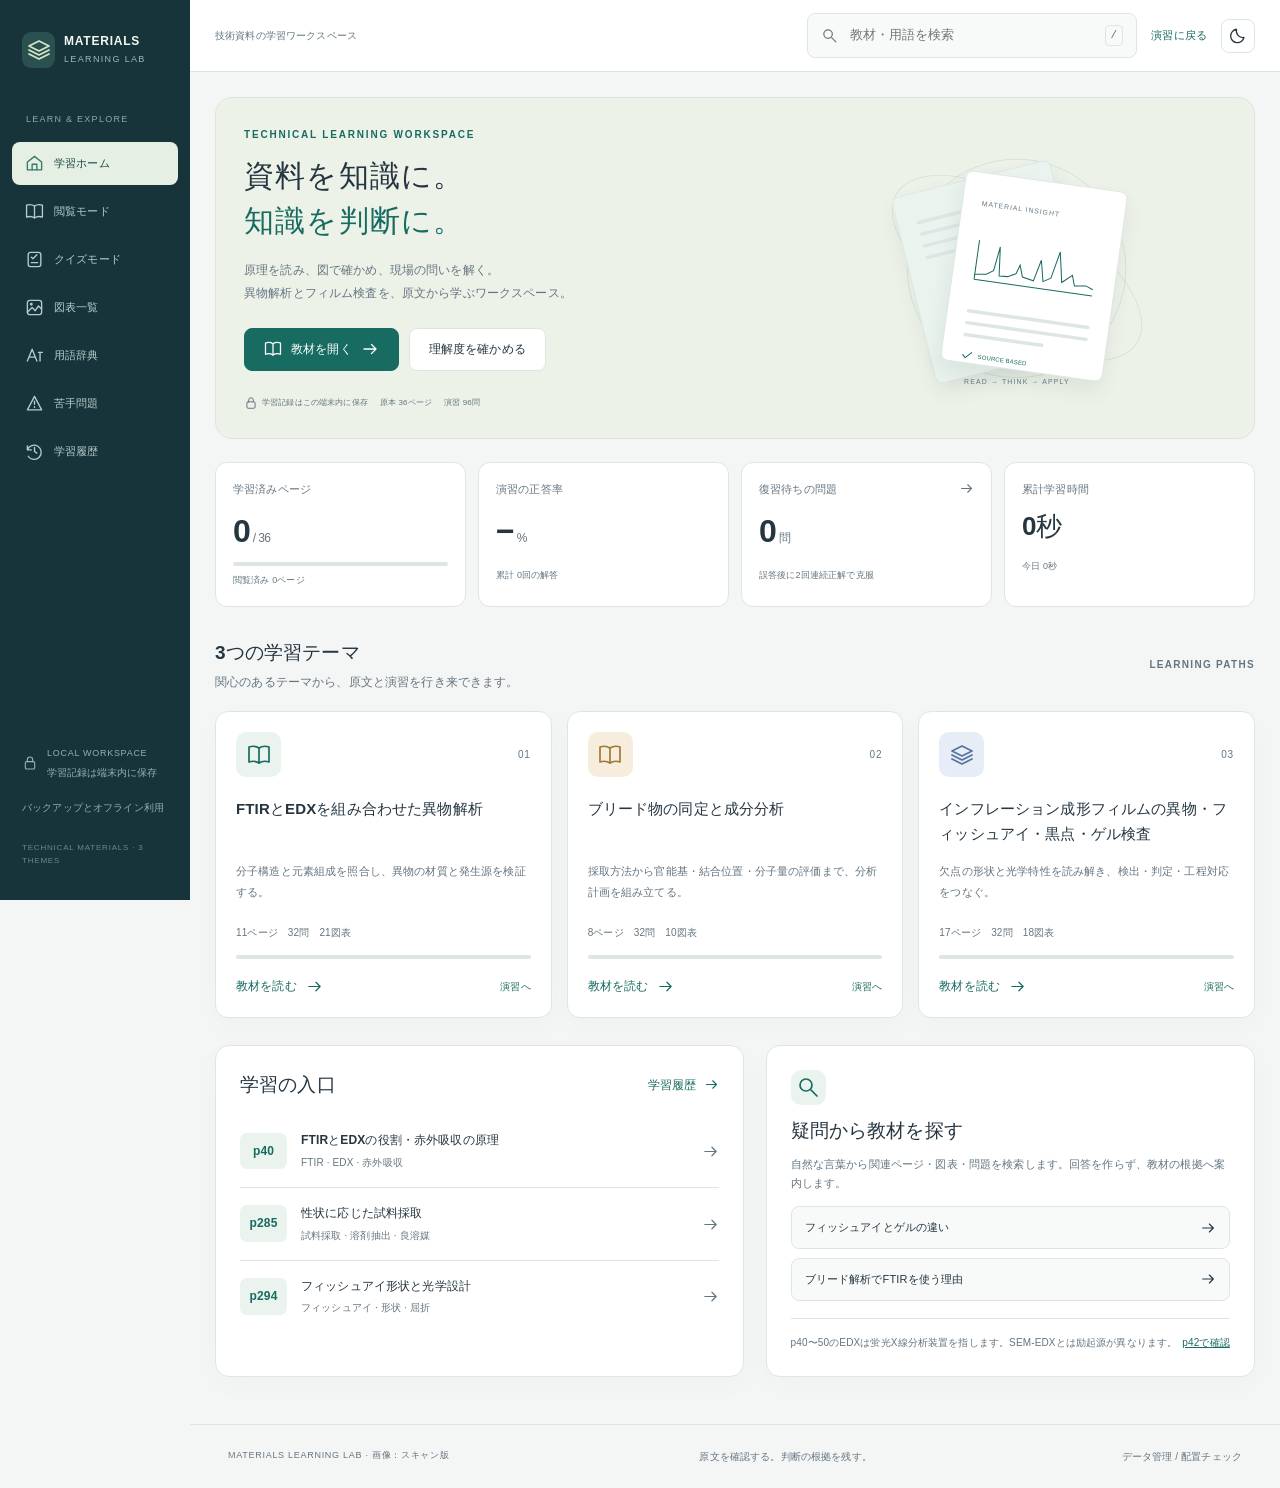
<file: index.html>
<!doctype html>
<html lang="ja" data-theme="light"><head><meta charset="UTF-8"/><meta name="viewport" content="width=device-width, initial-scale=1"/><meta name="robots" content="noindex,nofollow"/><meta name="referrer" content="same-origin"/><meta name="color-scheme" content="light dark"/><meta name="theme-color" content="#153a3b"/><meta name="description" content="異物解析・ブリード解析・フィルム検査を原文と演習から学ぶ、技術者の学習ワークスペース。"/><title>MATERIALS LEARNING LAB</title><link rel="icon" href="./favicon.svg" type="image/svg+xml"/><link rel="stylesheet" href="./styles.css"/></head><body><div id="app"><main class="loading-screen"><span class="loading-mark">M</span><h1>MATERIALS LEARNING LAB</h1><p>教材と学習記録を読み込んでいます。</p></main></div><noscript>このアプリではJavaScriptを有効にしてください。</noscript><script>if(location.protocol==="file:"){document.querySelector("#app p").textContent="\u3053\u306e\u30a2\u30d7\u30ea\u306fGitHub Pages\u306eURL\u3067\u958b\u304d\u307e\u3059\u300200_READ_ME.html\u306e\u624b\u9806\u3092\u78ba\u8a8d\u3057\u3066\u304f\u3060\u3055\u3044\u3002";}</script><script type="module" src="./app/app.js"></script></body></html>
</file>
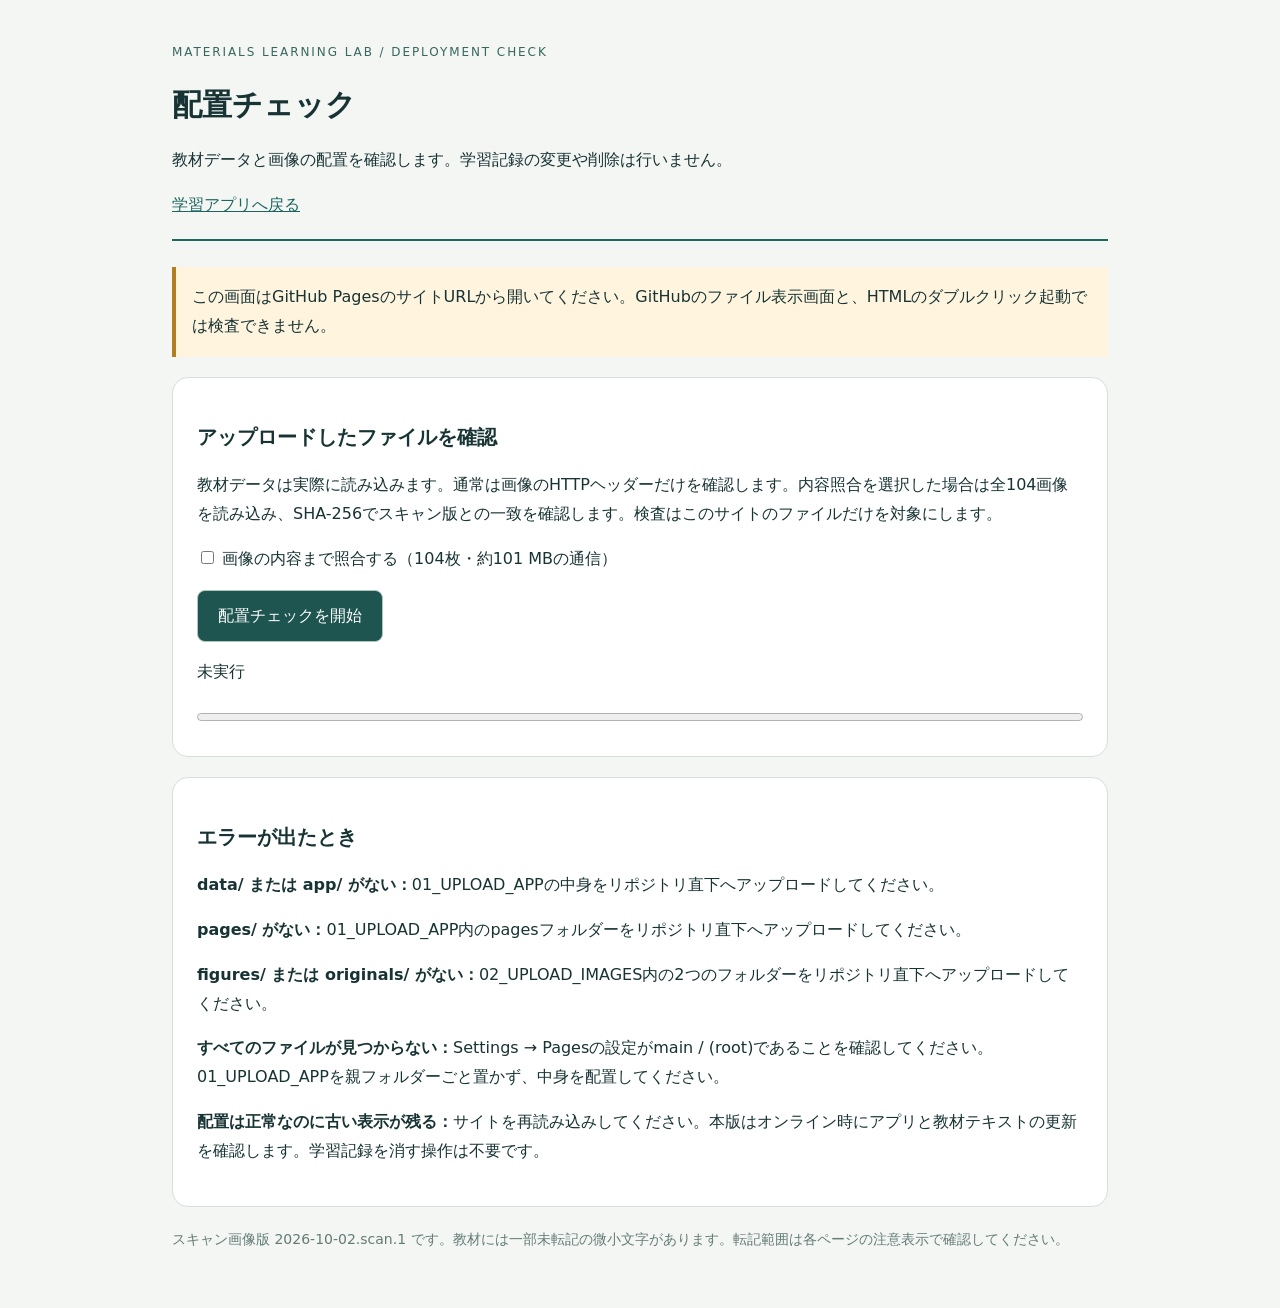
<file: check.html>
<!doctype html>
<html lang="ja">
<head>
<meta charset="utf-8">
<meta name="viewport" content="width=device-width,initial-scale=1">
<meta name="robots" content="noindex,nofollow">
<meta name="referrer" content="same-origin">
<title>配置チェック | MATERIALS LEARNING LAB</title>
<style>
:root{font-family:system-ui,-apple-system,"Segoe UI","Yu Gothic UI",sans-serif;color:#183334;background:#f3f6f3;line-height:1.8}
*{box-sizing:border-box}body{margin:0}main{max-width:980px;margin:auto;padding:42px 22px}
a{color:#1d655f}header{border-bottom:2px solid #1d655f;margin-bottom:26px;padding-bottom:20px}
.eyebrow{font-size:12px;letter-spacing:.16em;color:#386760}h1{font-size:30px;line-height:1.4}h2{font-size:20px}
p{overflow-wrap:anywhere}.panel{border:1px solid #d4dfdb;background:white;border-radius:16px;padding:24px;margin:20px 0}
button,.button{font:inherit;border:1px solid #b0c5be;background:#1e5550;color:white;padding:11px 20px;border-radius:8px;cursor:pointer;text-decoration:none;display:inline-block}
button:disabled{opacity:.5;cursor:wait}.quiet{background:white;color:#23423f}.note{background:#fff5df;border-left:4px solid #b57d22;padding:16px}
pre{background:#eff4f1;padding:16px;white-space:pre-wrap;overflow-wrap:anywhere;font-size:13px}
progress{width:100%;height:16px;accent-color:#27665f}table{width:100%;border-collapse:collapse;font-size:14px}
th,td{text-align:left;border-bottom:1px solid #dbe5df;padding:9px;overflow-wrap:anywhere}td:last-child{min-width:110px}
.pass{color:#206b45}.fail{color:#a32c36}.muted{color:#647c78;font-size:14px}.wrap{overflow:auto}
:focus-visible{outline:3px solid #b57522;outline-offset:4px}
@media(prefers-color-scheme:dark){:root{color:#e3eee9;background:#142b2a}.panel{background:#193432;border-color:#36534c}a{color:#9ad5c1}.note{background:#3c3320}.quiet{background:#193432;color:#d2eee3}pre{background:#122b27}.pass{color:#88d8ad}.fail{color:#ffb0ad}.muted{color:#b1c9c1}}
</style>
</head>
<body><main>
<header><div class="eyebrow">MATERIALS LEARNING LAB / DEPLOYMENT CHECK</div><h1>配置チェック</h1><p>教材データと画像の配置を確認します。学習記録の変更や削除は行いません。</p><a href="./">学習アプリへ戻る</a></header>
<div class="note">この画面はGitHub PagesのサイトURLから開いてください。GitHubのファイル表示画面と、HTMLのダブルクリック起動では検査できません。</div>
<section class="panel"><h2>アップロードしたファイルを確認</h2><p>教材データは実際に読み込みます。通常は画像のHTTPヘッダーだけを確認します。内容照合を選択した場合は全104画像を読み込み、SHA-256でスキャン版との一致を確認します。検査はこのサイトのファイルだけを対象にします。</p>
<p><label><input type="checkbox" id="verify-images"> 画像の内容まで照合する（104枚・約101 MBの通信）</label></p>
<button id="run" type="button">配置チェックを開始</button>
<p id="status" role="status">未実行</p><progress id="progress" max="1" value="0" aria-label="検査の進捗"></progress>
<pre id="summary" hidden></pre></section>
<section id="results" class="panel" hidden><h2>検査結果</h2><p class="muted">エラーのあるファイルは、対応するアップロード用フォルダーから追加してください。保存機能や操作全体の動作を保証する検査ではありません。</p>
<div class="wrap"><table><thead><tr><th>対象</th><th>結果</th></tr></thead><tbody id="rows"></tbody></table></div></section>
<section class="panel"><h2>エラーが出たとき</h2>
<p><strong>data/ または app/ がない：</strong>01_UPLOAD_APPの中身をリポジトリ直下へアップロードしてください。</p>
<p><strong>pages/ がない：</strong>01_UPLOAD_APP内のpagesフォルダーをリポジトリ直下へアップロードしてください。</p>
<p><strong>figures/ または originals/ がない：</strong>02_UPLOAD_IMAGES内の2つのフォルダーをリポジトリ直下へアップロードしてください。</p>
<p><strong>すべてのファイルが見つからない：</strong>Settings → Pagesの設定がmain / (root)であることを確認してください。01_UPLOAD_APPを親フォルダーごと置かず、中身を配置してください。</p>
<p><strong>配置は正常なのに古い表示が残る：</strong>サイトを再読み込みしてください。本版はオンライン時にアプリと教材テキストの更新を確認します。学習記録を消す操作は不要です。</p>
</section>
<p class="muted">スキャン画像版 2026-10-02.scan.1 です。教材には一部未転記の微小文字があります。転記範囲は各ページの注意表示で確認してください。</p>
</main><script>
'use strict';
const $=id=>document.getElementById(id);
const base=new URL('./',location.href);
const stamp=String(Date.now());
function safeURL(path){
 if(typeof path!=='string'||path.includes('\\'))throw Error('不正な参照パスです。');
 const u=new URL(path,base);
 if(u.origin!==base.origin||!u.href.startsWith(base.href)||u.pathname===base.pathname)throw Error('サイト外の参照パスは検査できません。');
 u.searchParams.set('verify',stamp);
 return u.href;
}
async function get(path,method='GET'){
 const controller=new AbortController();const timer=setTimeout(()=>controller.abort(),12000);
 try{return await fetch(safeURL(path),{method,cache:'no-store',credentials:'same-origin',signal:controller.signal});}
 finally{clearTimeout(timer);}
}
function row(name,ok,message){
 const tr=document.createElement('tr'),a=document.createElement('td'),b=document.createElement('td');
 a.textContent=name;b.textContent=(ok?'OK · ':'NG · ')+message;b.className=ok?'pass':'fail';
 tr.append(a,b);$('rows').append(tr);
}
function expectedType(path,type){
 if(/\.(jpg|jpeg|png|webp|svg)$/i.test(path))return type.startsWith('image/');
 if(path.endsWith('.js'))return /javascript|ecmascript/.test(type);
 if(path.endsWith('.json'))return /json/.test(type);
 if(path.endsWith('.css'))return /css/.test(type);
 if(path.endsWith('.html'))return /html/.test(type);
 return true;
}
$('run').addEventListener('click',async()=>{
 $('run').disabled=true;$('rows').replaceChildren();$('results').hidden=false;$('summary').hidden=true;
 let ok=0,ng=0;
 const verifyImages=$('verify-images').checked;
 try{
  if(!['http:','https:'].includes(location.protocol))throw Error('GitHub PagesのサイトURLから開いてください。');
  $('status').textContent='教材データを確認しています。';
  const mr=await get('deployment.json');if(!mr.ok)throw Error('deployment.jsonがありません。01_UPLOAD_APPの中身を確認してください。');
  const m=await mr.json();if(!Array.isArray(m.files)||m.files.length>1000)throw Error('配置情報の形式が不正です。');
  const cr=await get('data/catalog.json');if(!cr.ok)throw Error('教材データがありません。dataフォルダーを確認してください。');
  const c=await cr.json();
  for(const [key,expected] of Object.entries(m.counts)){
   const actual=key==='originals'?new Set((c.pages||[]).map(p=>p.original)).size:Array.isArray(c[key])?c[key].length:-1;
   const valid=actual===expected;row('教材件数 / '+key,valid,actual+' / '+expected);valid?ok++:ng++;
  }
  const versionOK=c.version===m.catalogVersion;row('教材バージョン',versionOK,String(c.version));versionOK?ok++:ng++;
  const p50=(c.pages||[]).find(p=>p.number===50);const pageOK=!!p50&&p50.title==='おわりに・参考文献';
  row('p50',pageOK,p50?.title||'見つかりません');pageOK?ok++:ng++;
  const excludedOK=!(c.pages||[]).some(p=>p.number===51||p.number===282);
  row('p51 / p282',excludedOK,excludedOK?'教材対象から除外済み':'対象外ページが残っています');excludedOK?ok++:ng++;
  const targets=m.files.filter(f=>f.path!=='.nojekyll'&&!f.path.endsWith('.md'));
  $('progress').max=targets.length;$('progress').value=0;
  let next=0,done=0;
  async function runOne(){
   while(next<targets.length){
    const f=targets[next++];let valid=false,msg='';
    try{
     const hashImage=verifyImages&&/^(pages|figures|originals)\/.+\.jpg$/.test(f.path);
     const r=await get(f.path,hashImage?'GET':'HEAD');const type=r.headers.get('content-type')||'';
     valid=r.ok&&expectedType(f.path,type);msg=valid?'配置済み':r.ok?'形式を確認してください ('+type+')':'HTTP '+r.status;
     if(valid&&hashImage){
      if(!globalThis.crypto?.subtle)throw Error('SHA-256の照合にはHTTPS接続が必要です。');
      const bytes=await r.arrayBuffer();const digest=await crypto.subtle.digest('SHA-256',bytes);
      const hash=Array.from(new Uint8Array(digest),n=>n.toString(16).padStart(2,'0')).join('');
      valid=hash===f.sha256;msg=valid?'スキャン版と一致（SHA-256）':'内容が不一致です。スキャン版を上書きしてください。';
     }
    }
    catch(e){valid=false;msg=e.name==='AbortError'?'通信が時間切れになりました':e.message;}
    valid?ok++:ng++;row(f.path,valid,msg);$('progress').value=++done;$('status').textContent=done+' / '+targets.length+' ファイルを確認しました。';
   }
  }
  await Promise.all(Array.from({length:4},runOne));
  $('summary').textContent='版: '+m.edition+'\n教材: '+m.catalogVersion+'\n正常: '+ok+'項目 / 要確認: '+ng+'項目\nサイト: '+base.href+'\n確認日時: '+new Date().toISOString();
  $('summary').hidden=false;
  $('status').textContent=ng?'要確認の項目があります。下の表を確認してください。':'必要なファイルを確認できました。学習アプリの操作も確認してください。';
 }catch(e){$('status').textContent=e.message;row('検査の開始',false,e.message);}
 finally{$('run').disabled=false;}
});
</script></body></html>
</file>
<file: styles.css>
@charset "UTF-8";
:root{--bg:#f4f6f6;--surface:#fff;--surface-2:#f8faf9;--text:#253641;--muted:#657580;--line:#dee6e5;--primary:#176b60;--primary-ink:#fff;--tint:#eaf3ed;--hero:#edf2e9;--sidebar:#17343a;--shadow:0 8px 30px #203d3a06;--radius:14px;font-family:-apple-system,BlinkMacSystemFont,"Segoe UI","Noto Sans JP","Yu Gothic UI",Meiryo,sans-serif;color:var(--text);background:var(--bg);font-synthesis:none;line-height:1.7;font-size:14px;letter-spacing:.01em;color-scheme:light}
:root[data-theme=dark]{--bg:#131e24;--surface:#1c2a30;--surface-2:#203138;--text:#e7eeef;--muted:#a6b7bf;--line:#34474c;--primary:#81cabc;--primary-ink:#15342e;--tint:#253c37;--hero:#243a34;--sidebar:#10272d;--shadow:0 8px 30px #0001;color-scheme:dark}
*{box-sizing:border-box}body{margin:0}button,input,select,textarea{font:inherit}button,a,input,select,textarea{-webkit-tap-highlight-color:transparent}button{cursor:pointer}button:disabled{cursor:default;opacity:.65}a{color:inherit;text-decoration:none}button{color:inherit}img{max-width:100%}svg{flex-shrink:0;vertical-align:middle}h1,h2,h3,h4,p{margin-top:0}h1{font-size:30px;line-height:1.5;letter-spacing:.015em;font-weight:700}h2{font-size:19px;line-height:1.6;margin-bottom:16px}h3{font-size:16px;line-height:1.6}p{margin-bottom:14px}small,.small{font-size:12px}strong{font-weight:650}button{border:0;background:none}a:hover{color:var(--primary)}:focus-visible{outline:3px solid #3c9dcb;outline-offset:3px}button:focus-visible{z-index:1}::selection{background:#8dc9ba;color:#122d32}.muted{color:var(--muted)}.eyebrow{font-size:10px;font-weight:750;letter-spacing:.18em;color:var(--primary);text-transform:uppercase;margin-bottom:10px}.small-label{font-size:10px;letter-spacing:.13em;color:var(--muted);font-weight:650}.sr-only{position:absolute;width:1px;height:1px;padding:0;margin:-1px;overflow:hidden;clip:rect(0,0,0,0);white-space:nowrap;border:0}.skip-link{position:fixed;left:16px;top:-80px;background:var(--surface);padding:12px 24px;z-index:100}.skip-link:focus{top:10px}.loading-screen{display:grid;min-height:90vh;place-content:center;text-align:center}.loading-screen h1{font-size:20px;letter-spacing:.1em}.loading-mark{font-size:32px;color:var(--primary);font-weight:800;margin-bottom:20px}
.sidebar{position:fixed;inset:0 auto 0 0;width:218px;background:var(--sidebar);color:#dbe8e6;padding:32px 16px;z-index:40;display:flex;flex-direction:column}.brand{display:flex;align-items:center;gap:11px;padding:0 10px;color:#f3f9ef!important;font-size:14px;letter-spacing:.065em;font-weight:750;line-height:1.3}.brand>span>span{display:block;font-size:9px;letter-spacing:.15em;color:#9bb9b4;font-weight:500;margin-top:4px}.brand-symbol{background:#2a514f;color:#d7e6cb;width:40px;height:42px;border-radius:9px;display:grid;place-items:center}.sidebar-label{font-size:9px;letter-spacing:.14em;color:#8da8a8;margin:44px 14px 15px}.sidebar nav{display:grid;gap:5px}.sidebar nav a{display:flex;gap:12px;align-items:center;padding:12px 16px;border-radius:8px;font-size:12px;color:#b6cccb;font-weight:550}.sidebar nav a:hover{background:#24454a;color:#fff}.sidebar nav a.active{background:#e5efe3;color:#1c4b47}.sidebar nav a.active svg{color:#327a6a}.sidebar-bottom{margin-top:auto;padding:25px 10px 0;color:#94b0af}.local-badge{display:flex;gap:9px;align-items:center;font-size:9px;letter-spacing:.08em}.local-badge small{display:block;font-size:10px;letter-spacing:0;margin-top:3px}.sidebar-help{font-size:10px;display:block;margin-top:18px}.sidebar-bottom>p{font-size:8px;letter-spacing:.1em;margin:25px 0 0;color:#658a8b}.workspace{margin-left:218px;min-height:100vh}.topbar{height:72px;padding:0 34px;display:flex;gap:20px;align-items:center;background:var(--surface);border-bottom:1px solid var(--line);position:sticky;top:0;z-index:25}.workspace-label{font-size:11px;color:var(--muted);white-space:nowrap}.global-search{margin-left:auto;width:min(330px,40%)}.search-field{display:flex;align-items:center;gap:10px;border:1px solid var(--line);border-radius:8px;background:var(--surface-2);padding:9px 13px;color:var(--muted);min-width:0}.search-field input{width:100%;min-width:0;border:0;background:transparent;outline:none;color:var(--text);font-size:13px}.search-field:focus-within{outline:2px solid var(--primary);outline-offset:1px}.search-field input:focus-visible{outline:none}.search-field kbd{font-size:11px;padding:0 5px;border:1px solid var(--line);border-radius:4px}.resume-link{font-size:11px;color:var(--primary);white-space:nowrap}.icon-button{display:inline-flex;align-items:center;justify-content:center;width:34px;height:34px;border:1px solid var(--line);background:var(--surface);border-radius:8px;flex-shrink:0;font-size:12px}.icon-button:hover{border-color:var(--primary);color:var(--primary)}.mobile-menu,.nav-backdrop{display:none}.main-content{max-width:1440px;margin:0 auto;padding:32px 38px 50px}.reader-content{padding:28px 26px 48px}.site-footer{display:flex;justify-content:space-between;gap:15px;border-top:1px solid var(--line);padding:23px 38px;font-size:10px;color:var(--muted)}.site-footer>span:first-child{font-size:9px;letter-spacing:.08em}.storage-warning{background:#f5dfb5;color:#583609;padding:9px 26px;font-size:12px}.storage-warning[hidden]{display:none}
.button{display:inline-flex;align-items:center;justify-content:center;gap:9px;min-height:43px;padding:11px 19px;border-radius:8px;font-weight:650;font-size:12px;border:1px solid var(--line);background:var(--surface);line-height:1.5}.button.primary{background:var(--primary);border-color:var(--primary);color:var(--primary-ink)}.button.primary:hover{filter:brightness(1.08)}.button.secondary:hover{border-color:var(--primary);background:var(--tint)}.button.small{padding:7px 12px;min-height:34px;font-size:11px}.button.selected{background:var(--tint);border-color:var(--primary);color:var(--primary)}.button.full-width{width:100%;margin-top:14px}.button-row{display:flex;gap:10px;align-items:center;flex-wrap:wrap}.text-link{display:inline-flex;align-items:center;gap:7px;font-size:12px;color:var(--primary);padding:0;background:none;font-weight:600}.panel{background:var(--surface);border:1px solid var(--line);border-radius:var(--radius);padding:24px;box-shadow:var(--shadow);margin-bottom:22px}.panel h2:last-child{margin-bottom:0}.notice{background:var(--tint);border:1px solid var(--line);padding:14px 16px;border-radius:8px;font-size:12px;color:var(--text);margin-top:18px}.notice a{color:var(--primary);text-decoration:underline}.notice.danger{background:#fff0ef;color:#802e2d}.section-heading{display:flex;justify-content:space-between;align-items:center;gap:20px;margin:4px 0 28px}.section-heading h1{margin-bottom:9px}.section-heading p:last-child{margin-bottom:0}.section-title{display:flex;justify-content:space-between;align-items:center;gap:14px;margin:31px 0 19px}.section-title h2{margin-bottom:4px}.section-title p{font-size:12px;color:var(--muted);margin-bottom:0}.section-title.compact{margin-top:0;margin-bottom:15px}.section-title.compact h2{margin-bottom:0}.tags{display:flex;gap:7px;flex-wrap:wrap;align-items:center}.tag,.badge{display:inline-flex;align-items:center;border-radius:5px;padding:3px 8px;font-size:10px;font-weight:600;background:var(--tint);color:var(--primary);line-height:1.65}.tag{background:var(--surface-2);border:1px solid var(--line);color:var(--muted)}.badge.warning{background:#f8e8cd;color:#855520}.badge.success{background:#dff0e7;color:#236341}.empty-state{text-align:center;padding:48px 22px;color:var(--muted);background:var(--surface-2);border-radius:12px}.empty-state>svg{color:var(--primary);margin-bottom:16px}.empty-state h3{color:var(--text);margin-bottom:8px}.empty-state p{font-size:13px}.empty-state .button{margin-top:10px}progress{display:block;width:100%;height:5px;border:0;border-radius:5px;overflow:hidden;background:var(--line);appearance:none}progress::-webkit-progress-bar{background:var(--line)}progress::-webkit-progress-value{background:var(--primary);border-radius:5px}progress::-moz-progress-bar{background:var(--primary)}
.home-heading{display:grid;grid-template-columns:1.35fr 1fr;align-items:center;background:var(--hero);border:1px solid var(--line);border-radius:17px;padding:37px 40px;position:relative;overflow:hidden}.home-heading h1{font-size:34px;line-height:1.5;margin:10px 0 16px;letter-spacing:.04em}.home-heading h1 span{color:var(--primary)}.home-heading p:not(.eyebrow){font-size:12px;line-height:1.9;color:var(--muted);margin-bottom:23px}.hero-meta{display:flex;gap:18px;flex-wrap:wrap;margin-top:25px;font-size:9px;color:var(--muted)}.hero-meta span{display:flex;align-items:center;gap:4px}.hero-art{height:260px;position:relative;display:grid;place-items:center}.art-orbit{position:absolute;border:1px solid #789e8c33;border-radius:50%;width:255px;height:255px;transform:rotate(-22deg)}.orbit-two{width:330px;height:150px;transform:rotate(32deg)}.art-document{width:190px;height:223px;background:var(--surface);border:1px solid var(--line);border-radius:9px;box-shadow:0 12px 24px #26443715;position:absolute;padding:22px}.art-document.back{transform:rotate(-14deg) translate(-28px,-3px);background:var(--tint)}.art-document.front{transform:rotate(8deg) translate(21px,6px)}.art-document i{display:block;height:4px;margin:10px 0;border-radius:3px;background:var(--line)}.art-document i:nth-last-of-type(1){width:65%}.art-document svg{width:145px;margin:22px 0 12px;stroke:var(--primary);stroke-width:1.8;fill:none}.art-kicker{font-size:8px;letter-spacing:.14em;color:var(--muted)}.art-seal{display:flex;align-items:center;gap:5px;font-size:7px;color:var(--primary);margin-top:14px}.art-seal svg{width:15px;height:15px;margin:0}.art-tag{position:absolute;bottom:-10px;font-size:8px;letter-spacing:.17em;color:var(--muted)}.stats-grid{display:grid;grid-template-columns:repeat(4,1fr);gap:16px;margin:23px 0 30px}.stat{background:var(--surface);border:1px solid var(--line);border-radius:12px;padding:19px 21px;display:flex;flex-direction:column}.stat>span{font-size:11px;color:var(--muted);display:flex;justify-content:space-between;align-items:center}.stat>strong{font-size:32px;font-weight:600;line-height:1.5;margin:9px 0 6px;letter-spacing:-.02em;font-variant-numeric:tabular-nums}.stat>strong small{font-size:12px;color:var(--muted);font-weight:400}.stat>small{font-size:9px;color:var(--muted);margin-top:7px}.stat progress{margin:1px 0 0;height:4px}.stat .time-stat{font-size:26px}.stat-link:hover{border-color:var(--primary)}.category-grid{display:grid;grid-template-columns:repeat(3,1fr);gap:20px}.category-card{border:1px solid var(--line);border-radius:13px;background:var(--surface);padding:23px;display:flex;flex-direction:column;box-shadow:var(--shadow)}.category-top{display:flex;align-items:center;justify-content:space-between;color:var(--muted);font-size:10px;letter-spacing:.08em;margin-bottom:20px}.category-icon{display:inline-flex;width:45px;height:45px;align-items:center;justify-content:center;background:var(--tint);border-radius:10px;color:var(--primary)}.c2 .category-icon{background:#f7eddd;color:#a27736}.c3 .category-icon{background:#e7edf7;color:#55729f}.category-card h3{font-size:16px;line-height:1.65;margin-bottom:12px;min-height:52px}.category-card>p{font-size:11px;color:var(--muted);line-height:1.9;flex:1}.category-metrics{display:flex;gap:15px;font-size:10px;color:var(--muted);margin:7px 0 14px}.category-card progress{height:4px}.card-footer{display:flex;align-items:center;justify-content:space-between;margin-top:17px;font-size:12px}.card-footer>a:first-child{display:flex;align-items:center;gap:9px;color:var(--primary);font-weight:600}.card-footer .text-link{font-size:10px}.home-bottom{display:grid;grid-template-columns:1.08fr 1fr;gap:22px;margin-top:27px}.page-card{display:flex;gap:14px;align-items:center;padding:16px 0;border-bottom:1px solid var(--line);color:var(--text)}.page-card:last-child{border-bottom:0}.page-number{font-size:12px;min-width:47px;color:var(--primary);background:var(--tint);padding:8px 5px;border-radius:7px;text-align:center;font-weight:650;flex-shrink:0}.page-card-text{min-width:0;flex:1}.page-card-text strong{display:block;font-size:12px;line-height:1.65}.page-card-text small{display:block;font-size:10px;color:var(--muted);margin-top:3px}.page-card-state{color:var(--muted)}.discovery-panel>p{font-size:11px;color:var(--muted)}.discovery-panel>.category-icon{width:35px;height:35px;margin-bottom:11px}.discovery-panel h2{margin-bottom:9px}.suggestion{display:flex;justify-content:space-between;align-items:center;gap:14px;border:1px solid var(--line);border-radius:8px;background:var(--surface-2);padding:11px 13px;font-size:11px;margin:9px 0}.suggestion:hover{border-color:var(--primary)}.source-note{font-size:10px;color:var(--muted);border-top:1px solid var(--line);padding-top:15px;margin-top:17px;line-height:1.8}.source-note a{color:var(--primary);margin-left:5px;text-decoration:underline}
.reader-layout{display:grid;grid-template-columns:186px minmax(0,1fr);gap:24px}.page-outline{position:sticky;top:96px;max-height:calc(100vh - 120px);overflow:auto;padding-right:5px;scrollbar-width:thin}.back-link{display:block;font-size:11px;color:var(--muted);margin-bottom:22px}.page-outline>.eyebrow{display:block;font-size:9px;letter-spacing:.05em}.page-outline h2{font-size:17px;margin-bottom:3px}.page-outline .small{font-size:10px}.page-outline nav{margin-top:18px}.outline-page{display:flex;align-items:flex-start;gap:9px;border-radius:7px;padding:10px 8px;font-size:10px;line-height:1.7;color:var(--muted);margin-bottom:3px}.outline-page>span{width:27px;flex-shrink:0;font-variant-numeric:tabular-nums}.outline-page strong{font-weight:500}.outline-page.active{background:var(--tint);color:var(--primary)}.outline-page.active strong{font-weight:650}.reader-main{min-width:0}.reader-header{margin-bottom:22px}.breadcrumb{display:flex;gap:9px;font-size:10px;color:var(--muted);margin-bottom:16px}.reader-title-row{display:flex;gap:15px;justify-content:space-between;align-items:center}.reader-title-row h1{font-size:24px;margin:3px 0 14px}.reader-title-row .eyebrow{font-size:9px}.page-nav{display:flex;gap:8px;align-items:center;white-space:nowrap;font-size:10px;color:var(--muted)}.reader-meta{display:flex;gap:12px;align-items:center;justify-content:space-between}.reader-meta .tag{font-size:9px}.reader-controls{display:flex;gap:14px;justify-content:space-between;align-items:center;background:var(--surface);border:1px solid var(--line);border-radius:10px 10px 0 0;padding:10px}.view-tabs{display:flex;gap:3px;flex-wrap:wrap}.view-tabs button{border-radius:6px;padding:9px 12px;font-size:11px;white-space:nowrap;color:var(--muted)}.view-tabs button.active{background:var(--primary);color:var(--primary-ink);font-weight:650}.reader-search{display:flex;gap:5px;align-items:center;min-width:0}.search-field.compact{padding:6px 9px;max-width:180px}.search-field.compact input{font-size:11px}.reader-search .icon-button{width:27px;height:29px}.reader-search #match-count{font-size:9px;white-space:nowrap}.transcription-status{display:flex;gap:8px;align-items:flex-start;padding:10px 13px;background:var(--surface-2);border-inline:1px solid var(--line);font-size:10px;color:var(--muted)}.transcription-status>span{flex:1}.transcription-status .text-link{font-size:10px;white-space:nowrap}.transcription-status details{display:inline}.transcription-status summary{display:inline;cursor:pointer;text-decoration:underline}.transcription-status details p{margin:5px 0}.reading-area{background:var(--surface);border:1px solid var(--line);border-radius:0 0 10px 10px;overflow:hidden;margin-bottom:25px}.split-view{display:grid;grid-template-columns:1fr 1fr;align-items:start}.image-pane{background:var(--surface-2);min-width:0}.text-pane{min-width:0;max-height:78vh;overflow:auto;scrollbar-width:thin}.split-view .text-pane{border-left:1px solid var(--line)}.text-tools{position:sticky;top:0;z-index:4;background:var(--surface);border-bottom:1px solid var(--line);padding:8px 12px;display:flex;align-items:center;gap:10px;justify-content:space-between;font-size:11px}.marker-tools{display:flex;gap:5px;align-items:center}.marker-tools .small{font-size:9px;margin-right:3px}.marker-tools .icon-button{border:0;width:25px;height:26px;font-size:10px}.marker-color{width:16px;height:16px;border-radius:50%;padding:0;border:1px solid #0002;box-shadow:inset 0 0 0 2px #fff8}.marker-color.yellow{background:#f0d557}.marker-color.blue{background:#80c4ec}.marker-color.red{background:#e9989a}.transcript{padding:24px 25px;font-size:var(--reading-size,17px);line-height:2;color:var(--text)}.transcript h1,.transcript h2,.transcript h3,.transcript h4{font-size:1.05em;line-height:1.9;font-weight:700;margin:24px 0 14px}.transcript h1{font-size:1.2em}.transcript section:first-child h1,.transcript section:first-child h2,.transcript section:first-child h3{margin-top:0}.text-content{white-space:pre-wrap;overflow-wrap:anywhere;word-break:normal;margin-bottom:1.25em}.text-block{scroll-margin:100px}.marker-yellow{background:#f8e585;color:#3a3318}.marker-blue{background:#b8dcf2;color:#203849}.marker-red{background:#f1bfc0;color:#532829}.search-match{background:#ffe69b;color:#352c13;box-shadow:0 2px 0 #ce9c27;font-weight:650}.marker.search-match{outline:1px solid #95701b}.target-flash{background:#f4d77528;box-shadow:-3px 0 0 var(--primary);padding-left:8px}.image-viewer{background:var(--surface-2);display:flex;flex-direction:column}.viewer-toolbar{display:flex;justify-content:space-between;align-items:center;gap:10px;padding:8px 11px;background:var(--surface);border-bottom:1px solid var(--line);font-size:10px}.viewer-toolbar>span{display:flex;align-items:center;gap:5px;color:var(--muted)}.viewer-toolbar>div{display:flex;gap:4px}.viewer-toolbar button{font-size:12px;border-radius:5px;min-width:27px;height:26px;border:1px solid var(--line);padding:0 5px}.viewer-stage{position:relative;height:calc(78vh - 78px);min-height:360px;max-height:840px;overflow:hidden;display:flex;align-items:center;justify-content:center;touch-action:none;cursor:grab;background:repeating-conic-gradient(#a0aaa912 0 25%,transparent 0 50%) 50%/20px 20px}.viewer-stage.dragging{cursor:grabbing}.viewer-stage img{max-width:100%;max-height:100%;width:auto;height:auto;object-fit:contain;user-select:none;transform-origin:center;will-change:transform;flex-shrink:0}.viewer-hint{font-size:9px;color:var(--muted);padding:7px;text-align:center;margin:0;border-top:1px solid var(--line)}.image-viewer:fullscreen{width:100vw;height:100vh}.image-viewer:fullscreen .viewer-stage{flex:1;max-height:none;height:auto}.summary-pane{padding:32px;max-width:900px}.summary-pane>h2{font-size:23px;margin-bottom:25px}.summary-pane section{border-top:1px solid var(--line);padding-top:18px;margin-top:18px}.summary-pane h3{color:var(--primary);font-size:14px}.summary-pane section p{font-size:16px;line-height:1.95}.summary-pane .button{margin-top:20px}.reader-study-grid{display:grid;grid-template-columns:1fr 1fr;gap:18px}.reader-study-grid .panel{padding:20px}.reader-study-grid h2{font-size:16px}.reader-study-grid .page-card{padding:10px 0}.reader-bottom-nav{display:flex;justify-content:space-between;gap:15px;margin-top:20px}.marker-list{margin-top:15px}.marker-list h3{font-size:12px}.saved-marker{display:flex;gap:8px;align-items:flex-start;margin:9px 0}.marker-quote{text-align:left;padding:6px 9px;font-size:11px;max-height:110px;overflow:auto;flex:1;border-radius:4px}.saved-marker .icon-button{width:26px;height:27px}.reader-figures .figure-grid{grid-template-columns:repeat(3,1fr)}
.figure-grid{display:grid;grid-template-columns:repeat(3,minmax(0,1fr));gap:18px;margin-bottom:26px}.figure-card{padding:0;border:1px solid var(--line);border-radius:10px;overflow:hidden;background:var(--surface);text-align:left;display:flex;flex-direction:column;color:var(--text)}.figure-card:hover{border-color:var(--primary);box-shadow:0 4px 16px #204f4414}.figure-thumb{display:flex;align-items:center;justify-content:center;height:175px;background:#f2f2ed;padding:13px;overflow:hidden;border-bottom:1px solid var(--line)}.figure-thumb img{width:100%;height:100%;object-fit:contain}.figure-card-info{padding:13px 15px;display:block}.figure-card-info small{font-size:9px;color:var(--muted);display:block;margin-bottom:5px}.figure-card-info strong{font-size:12px;line-height:1.6;display:block}.figure-section{margin-top:30px}.image-dialog{background:var(--surface);color:var(--text);border:1px solid var(--line);padding:0;border-radius:14px;width:min(94vw,1300px);max-width:none;max-height:94vh}.image-dialog::backdrop{background:#07151bd9}.dialog-head{display:flex;align-items:center;justify-content:space-between;gap:20px;padding:13px 20px;border-bottom:1px solid var(--line)}.dialog-head h2{font-size:15px;margin:0}.image-dialog .viewer-stage{height:62vh;min-height:200px}.dialog-description{padding:12px 22px;display:flex;align-items:center;justify-content:space-between;gap:15px}.dialog-description p{font-size:12px;line-height:1.8;margin:0;max-width:850px}.dialog-description .button{white-space:nowrap}
.filter-bar{display:flex;align-items:center;gap:14px;margin-bottom:23px;flex-wrap:wrap}.filter-bar .search-field{flex:1;max-width:500px}.filter-bar>select{min-width:190px}select{padding:10px 13px;border-radius:8px;border:1px solid var(--line);background:var(--surface);color:var(--text);font-size:12px;max-width:100%}textarea{display:block;border:1px solid var(--line);background:var(--surface-2);border-radius:8px;width:100%;resize:vertical;padding:12px 14px;color:var(--text);font-size:13px;line-height:1.9}input[type=search]::-webkit-search-cancel-button{cursor:pointer}.search-form{display:flex;gap:12px}.search-form .search-field{flex:1}.search-field.large{padding:12px 15px}.search-field.large input{font-size:14px}.search-form select{max-width:210px}.search-panel>p{margin-top:12px}.search-panel .tags{margin-top:14px}.search-counts{display:flex;gap:15px;border-bottom:1px solid var(--line);margin:20px 0 25px;padding-bottom:14px}.search-counts button{font-size:12px;color:var(--primary)}.search-result{display:flex;gap:18px;align-items:flex-start;transition:border-color .15s}.search-result:hover{border-color:var(--primary);color:var(--text)}.search-result h3{margin-bottom:9px;font-size:16px}.search-result p{font-size:13px;color:var(--muted);line-height:1.9}.search-result .page-number{margin-top:3px}.term-results{display:grid;grid-template-columns:repeat(2,1fr);gap:16px}.term-result{margin-bottom:12px}.term-result h3{margin-bottom:9px}.term-result p{font-size:12px;color:var(--muted)}#search-terms,#search-figures,#search-questions{margin-top:30px;scroll-margin:92px}.search-examples{max-width:600px}.search-examples .suggestion{font-size:13px;padding:16px}.glossary-layout{display:grid;grid-template-columns:245px minmax(0,1fr);gap:23px}.term-list{padding:10px;position:sticky;top:95px;max-height:76vh;overflow:auto;align-self:start}.term-list a{display:block;border-radius:7px;padding:11px 13px;border-bottom:1px solid var(--line)}.term-list a.active{background:var(--tint);color:var(--primary)}.term-list a strong{display:block;font-size:12px}.term-list a small{display:block;font-size:9px;color:var(--muted);margin-top:3px}.term-definition h2{font-size:28px;margin-bottom:7px}.term-aliases{font-size:11px}.definition{font-size:16px;line-height:2.05;border-top:1px solid var(--line);padding-top:20px;margin-top:22px}.term-definition .tags{margin-top:22px}#term-detail>.panel{margin-bottom:20px}#term-detail>section:not(.panel){margin:25px 0}#term-detail .figure-grid{grid-template-columns:repeat(2,1fr)}
.quiz-start-grid{display:grid;grid-template-columns:1fr 1fr;gap:40px;max-width:1050px}.quiz-setup{padding:30px}.quiz-setup>p{font-size:13px}.field-label{display:block;font-size:12px;font-weight:600;margin:24px 0 9px}.quiz-setup select{width:100%}.count-options{display:flex;gap:9px}.count-options label{position:relative;flex:1;cursor:pointer}.count-options input{position:absolute;opacity:0}.count-options span{display:block;border:1px solid var(--line);border-radius:7px;padding:10px 5px;text-align:center;font-size:12px}.count-options input:checked+span{border-color:var(--primary);background:var(--tint);color:var(--primary);font-weight:650}.count-options input:focus-visible+span{outline:2px solid var(--primary)}#available-count{margin:14px 0}.quiz-guide{padding:20px 5px}.guide-number{color:var(--primary);font-size:12px;letter-spacing:.08em;font-weight:750;margin-bottom:8px}.quiz-guide h3{font-size:17px;margin-bottom:10px}.quiz-guide p{font-size:12px;color:var(--muted);line-height:1.9;margin-bottom:28px}.quiz-guide .notice{font-size:11px}.quiz-header{display:flex;align-items:center;justify-content:space-between}.quiz-header h1{font-size:27px;margin:0}.quiz-progress{display:flex;gap:25px;align-items:center;max-width:950px;margin:25px auto 18px}.quiz-progress>span{font-size:10px;white-space:nowrap;letter-spacing:.05em;color:var(--muted)}.quiz-progress strong{font-size:19px;color:var(--primary);margin:0 5px}.question-panel{max-width:950px;margin:0 auto;padding:33px 38px}.question-meta{display:flex;align-items:center;gap:12px;margin-bottom:20px}.question-prompt{font-size:21px;line-height:1.85;font-weight:650;margin-bottom:29px;white-space:pre-line}.choices{display:grid;gap:12px;margin-top:22px}.choice{display:flex;align-items:center;gap:16px;padding:16px 19px;border:1px solid var(--line);border-radius:9px;text-align:left;background:var(--surface);font-size:14px;line-height:1.8;width:100%}.choice:hover:not(:disabled){border-color:var(--primary);background:var(--surface-2)}.choice.selected{border-color:var(--primary);background:var(--tint);box-shadow:inset 0 0 0 1px var(--primary)}.choice-letter{width:28px;height:28px;flex-shrink:0;display:inline-flex;align-items:center;justify-content:center;border:1px solid var(--line);background:var(--surface);border-radius:7px;font-size:12px;font-weight:700;color:var(--muted)}.choice:disabled{opacity:1}.choice.correct{border-color:#469c78;background:#e6f2eb;color:#214d3a}.choice.incorrect{border-color:#c47a71;background:#f8e9e6;color:#713c37}.choice>svg{margin-left:auto}.answer-controls{display:flex;justify-content:space-between;gap:18px;align-items:center;border-top:1px solid var(--line);padding-top:21px;margin-top:25px}.answer-controls p{margin:0}.answer-feedback{border-radius:9px;padding:18px 20px;margin-top:27px}.answer-feedback.correct{background:#e6f2eb;color:#214d3a}.answer-feedback.incorrect{background:#f8e9e6;color:#713c37}.answer-feedback>strong{font-size:16px}.answer-feedback>p{font-size:14px;line-height:1.95;margin:9px 0 0}.choice-explanations{margin:28px 0}.choice-explanations>div{display:flex;gap:13px;margin:14px 0;padding-top:13px;border-top:1px solid var(--line)}.choice-explanations p{font-size:12px;line-height:1.9;margin:0;color:var(--muted)}.choice-explanations p strong{display:inline-block;color:var(--text);margin-bottom:4px}.choice-explanations .choice-letter.correct{background:#e6f2eb;color:#236345}.evidence-box{border:1px solid var(--line);border-radius:10px;padding:20px;background:var(--surface-2)}.evidence-box h3{display:flex;align-items:center;gap:8px;font-size:15px}.source-link{display:inline-flex;align-items:center;gap:7px;color:var(--primary);font-size:12px;font-weight:600}.evidence-box blockquote{border-left:3px solid var(--line);margin:10px 0 20px;padding:1px 0 1px 15px;color:var(--muted);font-size:12px;line-height:1.95}.evidence-box>p:last-child{margin-bottom:0}.quiz-figure{display:block;background:#f3f3ed;border:1px solid var(--line);border-radius:8px;padding:15px;width:100%;text-align:center}.quiz-figure img{display:block;max-height:370px;object-fit:contain;margin:auto}.quiz-figure span{display:block;color:#5b696b;font-size:10px;margin-top:9px}.result-hero{display:flex;gap:34px;align-items:center;padding:30px}.score-ring{height:144px;width:144px;border-radius:50%;display:flex;flex-direction:column;align-items:center;justify-content:center;background:radial-gradient(closest-side,var(--surface) 84%,transparent 85%),conic-gradient(var(--primary) var(--score),var(--line) 0);flex-shrink:0}.score-ring strong{font-size:32px;line-height:1.5}.score-ring small{font-size:16px;font-weight:400;color:var(--muted)}.score-ring>span{font-size:11px;color:var(--muted)}.result-hero p{font-size:12px;color:var(--muted)}.result-row{display:flex;gap:15px;border-top:1px solid var(--line);padding:22px 0}.result-row strong{font-size:14px}.result-row p{line-height:1.9;margin-top:10px}.result-icon{width:29px;height:29px;border-radius:50%;flex-shrink:0;display:grid;place-items:center;font-size:17px}.result-icon.correct{background:#e6f2eb;color:#236345}.result-icon.incorrect{background:#f8e9e6;color:#713c37}.question-link{display:flex;gap:11px;align-items:center;border-top:1px solid var(--line);padding:15px 0}.question-link strong{font-size:12px;line-height:1.9;font-weight:500;flex:1}.question-link .badge{font-size:9px;white-space:nowrap}.question-link:last-child{padding-bottom:0}.weak-heading{display:flex;justify-content:space-between;gap:15px;align-items:center;margin-bottom:15px;flex-wrap:wrap}.weak-card>h2{font-size:17px;line-height:1.9}.weak-bottom{display:flex;gap:20px;align-items:center;justify-content:space-between}.weak-sources{max-width:45%}.weak-sources>a{margin-right:14px}.weak-sources p{font-size:10px;margin-top:9px}.weak-bottom>.button{flex-shrink:0}.trend-chart{display:flex;align-items:center;gap:15px;min-width:0}.trend-chart svg{width:100%;min-width:0;flex:1 1 0;max-width:310px;height:100px;overflow:visible}.trend-chart>span{font-size:21px;color:var(--primary);font-weight:600;min-width:44px}.chart-grid{stroke:var(--line);fill:none;stroke-width:1;stroke-dasharray:3 3}.chart-line{stroke:var(--primary);stroke-width:2;fill:none;stroke-linecap:round;stroke-linejoin:round}.chart-dot{fill:var(--primary)}.trend-chart text{font-size:8px;fill:var(--muted)}.weak-bottom .trend-chart{max-width:250px}.weak-bottom .trend-chart svg{height:73px}.weak-bottom .trend-chart>span{font-size:17px}.attempt-details{border-top:1px solid var(--line);margin-top:18px;padding-top:12px}.attempt-details summary{font-size:11px;color:var(--muted);cursor:pointer}
.history-overview{display:grid;grid-template-columns:repeat(3,1fr);gap:20px}.history-overview .panel{padding:24px}.history-overview h2{font-size:15px;margin-bottom:13px}.large-stat{font-size:29px;line-height:1.7;margin:6px 0 13px;letter-spacing:-.02em}.large-stat small{font-size:12px;color:var(--muted);font-weight:400}.history-overview p{font-size:11px;line-height:1.9}.history-overview progress{margin-bottom:14px}.activity-chart{display:flex;gap:10px;align-items:end;overflow-x:auto;padding:5px 0}.activity-day{flex:1;min-width:33px;text-align:center}.activity-day>span{font-size:8px;color:var(--muted);height:20px;display:block;white-space:nowrap}.activity-column{height:110px;display:flex;align-items:end;justify-content:center;background:var(--surface-2);border-radius:4px;border-bottom:1px solid var(--line);overflow:hidden}.activity-column i{display:block;background:var(--primary);width:100%;opacity:.65;border-radius:4px 4px 0 0}.activity-day small{font-size:9px;color:var(--muted)}.history-lists{display:grid;grid-template-columns:1fr 1fr;gap:22px}.note-record{border-bottom:1px solid var(--line);padding-bottom:16px;margin-bottom:15px}.note-record .page-card{border:0}.note-record>p{white-space:pre-wrap;overflow-wrap:anywhere;font-size:12px;color:var(--muted);margin:0 0 8px;padding-left:61px}.note-record>span{padding-left:61px}.table-wrap{overflow:auto;margin-top:15px}table{border-collapse:collapse;width:100%;font-size:11px}th,td{padding:12px 11px;border-bottom:1px solid var(--line);text-align:left;vertical-align:top}th{font-weight:600;color:var(--muted);background:var(--surface-2);white-space:nowrap}td:first-child,td:nth-child(2){white-space:nowrap}td a:hover{text-decoration:underline}.data-settings>p{font-size:12px;line-height:1.95;color:var(--muted)}.data-settings #offline-status{font-size:11px;margin-top:15px}.toasts{position:fixed;bottom:24px;right:24px;z-index:100;display:grid;gap:9px;max-width:min(460px,90vw)}.toast{padding:13px 19px;background:#214a43;color:#f5faf6;border:1px solid #67877e;border-radius:10px;box-shadow:0 5px 28px #0002;font-size:12px;line-height:1.8}.toast.error{background:#743e3e;border-color:#a96b6b}
@media(min-width:1800px){.sidebar{width:235px}.workspace{margin-left:235px}.reader-content{max-width:1900px;margin:auto;padding-inline:40px}.reader-layout{grid-template-columns:220px minmax(0,1fr);gap:30px}.reader-main{max-width:1600px}}
@media(max-width:1280px){.sidebar{width:190px;padding-inline:12px}.workspace{margin-left:190px}.brand{font-size:12px;gap:9px}.brand-symbol{width:33px;height:36px}.sidebar nav a{padding:12px 13px;gap:10px;font-size:11px}.main-content{padding:25px}.home-heading{padding:28px}.home-heading h1{font-size:30px}.hero-art{transform:scale(.86)}.hero-meta{gap:12px;font-size:8px}.topbar{padding:0 25px;gap:14px}.workspace-label{font-size:10px}.reader-layout{grid-template-columns:1fr}.page-outline{display:none}.reader-content{padding:23px}.category-grid{gap:15px}.category-card{padding:20px}.stats-grid{gap:12px}.stat{padding:17px}.reader-figures .figure-grid{grid-template-columns:repeat(3,1fr)}.category-card h3{font-size:15px}.category-metrics{gap:10px}.quiz-start-grid{gap:25px}}
@media(max-width:1000px){.sidebar{width:175px}.workspace{margin-left:175px}.sidebar nav a{gap:8px;padding-inline:10px}.brand{padding-inline:4px}.brand-symbol{width:31px}.topbar{padding:0 20px;gap:12px}.workspace-label{display:none}.global-search{margin-left:0;width:auto;flex:1}.main-content{padding:25px 22px}.home-heading{grid-template-columns:1.3fr .8fr;padding:27px}.hero-art{transform:scale(.72);width:230px}.home-heading h1{font-size:28px}.home-heading p:not(.eyebrow){font-size:11px}.hero-meta{gap:8px}.category-grid{grid-template-columns:1fr}.category-card h3{min-height:auto;font-size:17px}.category-card{display:grid;grid-template-columns:55px 1fr;gap:0 18px}.category-top{grid-row:span 5;margin:0;display:block}.category-top>span:last-child{display:block;margin:12px 16px}.category-card>h3,.category-card>p,.category-metrics,.category-card>progress,.card-footer{grid-column:2}.category-card>p{margin:0}.category-metrics{margin:13px 0}.home-bottom{grid-template-columns:1fr}.stats-grid{grid-template-columns:repeat(2,1fr)}.reader-controls{flex-wrap:wrap}.reader-search{margin-left:auto}.reader-title-row h1{font-size:22px}.reader-meta{flex-wrap:wrap}.reader-study-grid{grid-template-columns:1fr}.text-tools{flex-wrap:wrap;gap:4px}.text-tools>span{display:none}.transcript{padding:19px;font-size:calc(var(--reading-size,17px) - 1px)}.figure-grid{grid-template-columns:repeat(2,1fr)}.reader-figures .figure-grid{grid-template-columns:repeat(2,1fr)}.quiz-start-grid{grid-template-columns:1fr}.quiz-guide{display:none}.question-panel{padding:25px}.question-prompt{font-size:19px}.history-overview{grid-template-columns:1fr}.history-overview .panel{margin-bottom:0}.history-overview{margin-bottom:22px}.history-lists{grid-template-columns:1fr}.weak-bottom{flex-wrap:wrap}.weak-sources{max-width:100%}.weak-bottom .trend-chart{flex:1}.glossary-layout{grid-template-columns:185px 1fr;gap:17px}.search-form{flex-wrap:wrap}.search-form .search-field{flex-basis:100%}.term-results{grid-template-columns:1fr}.search-counts{gap:10px}.site-footer{padding:20px 24px}.site-footer span:nth-child(2){display:none}}
@media(max-width:720px){h1{font-size:25px}.sidebar{transform:translateX(-100%);transition:transform .2s;width:240px;padding:27px 20px}.workspace{margin-left:0}.nav-open .sidebar{transform:translateX(0)}.nav-open .nav-backdrop{display:block;position:fixed;inset:0;background:#071b26a8;z-index:35}.sidebar nav a{font-size:13px;padding:13px 14px;gap:13px}.brand{font-size:14px}.brand-symbol{width:39px;height:42px}.mobile-menu{display:inline-flex}.topbar{height:62px;padding:0 15px;gap:10px}.global-search{max-width:none}.global-search input{font-size:11px}.global-search kbd{display:none}.resume-link{font-size:10px}.topbar .icon-button{width:30px;height:31px}.search-field{padding:8px 10px}.main-content{padding:20px 16px 35px}.reader-content{padding:18px 12px 32px}.home-heading{grid-template-columns:1fr;padding:26px 23px}.hero-art{display:none}.home-heading h1{font-size:30px}.home-heading .eyebrow{font-size:8px}.home-heading p:not(.eyebrow){font-size:11px}.hero-meta{font-size:8px;gap:10px;margin-top:20px}.button{font-size:11px;min-height:40px;padding:10px 15px}.button-row{gap:8px}.stats-grid{gap:11px;margin:18px 0 26px}.stat{padding:15px}.stat>strong{font-size:29px}.stat>strong small{font-size:10px}.stat>span{font-size:10px}.stat>small{font-size:8px}.stat .time-stat{font-size:23px}.section-title{margin-top:25px}.section-title h2{font-size:18px}.section-title p{font-size:11px}.small-label{display:none}.category-card{padding:21px 18px;gap:0 13px;grid-template-columns:43px 1fr}.category-icon{width:40px;height:40px}.category-card h3{font-size:15px}.category-card>p{font-size:11px}.card-footer{font-size:11px}.panel{padding:20px;border-radius:11px}.home-bottom{gap:0}.section-heading{margin:0 0 22px}.section-heading h1{font-size:25px}.section-heading>.muted,.section-heading .muted{font-size:12px}.reader-title-row{align-items:flex-start}.reader-title-row h1{font-size:21px;margin-bottom:12px}.page-nav{margin-top:11px;gap:5px}.page-nav .icon-button{width:28px;height:28px}.page-nav span{display:none}.breadcrumb{font-size:9px}.reader-meta .button-row{margin-top:4px}.reader-controls{padding:8px;gap:9px}.view-tabs{width:100%;justify-content:space-between}.view-tabs button{padding:8px 9px;font-size:10px}.reader-search{width:100%;margin:0}.reader-search .search-field{flex:1;max-width:none}.transcription-status{font-size:9px;flex-wrap:wrap;padding:9px 10px}.transcription-status .text-link{font-size:9px;margin-left:22px}.split-view{grid-template-columns:1fr}.split-view .text-pane{border-left:0;border-top:1px solid var(--line)}.viewer-stage{height:55vh;max-height:600px;min-height:280px}.text-pane{max-height:none}.split-view .text-pane{max-height:80vh}.text-tools{position:sticky;top:0;flex-wrap:nowrap}.text-tools>span{display:inline}.transcript{padding:22px;font-size:var(--reading-size,17px);line-height:2}.marker-tools .small{font-size:8px}.summary-pane{padding:24px}.summary-pane>h2{font-size:20px}.summary-pane section p{font-size:15px}.reader-study-grid{gap:0}.reader-study-grid .panel{padding:18px}.reader-figures .figure-grid{grid-template-columns:repeat(2,minmax(0,1fr));gap:10px}.figure-grid{gap:12px}.figure-thumb{height:140px;padding:9px}.figure-card-info{padding:11px}.figure-card-info strong{font-size:10px}.figure-card-info small{font-size:8px}.reader-bottom-nav .button{font-size:10px}.question-link .badge{font-size:8px}.question-link strong{font-size:11px}.filter-bar{gap:10px}.filter-bar .search-field{flex-basis:100%;max-width:none}.filter-bar>select{flex:1;min-width:120px;font-size:10px}.search-form select{flex:1;max-width:none;font-size:10px}.search-form .button{font-size:11px}.search-field.large input{font-size:12px}.search-panel{padding:17px}.search-panel>p{font-size:10px}.search-result{gap:13px;padding:19px 15px}.search-result .page-number{min-width:39px;font-size:10px}.search-result h3{font-size:14px}.search-result p{font-size:12px}.search-counts{gap:4px;justify-content:space-between}.search-counts button{font-size:11px;padding:3px}.glossary-layout{grid-template-columns:1fr}.term-list{position:static;max-height:235px;display:grid;grid-template-columns:repeat(2,1fr);gap:0 8px}.term-list a{padding:9px}.term-list a strong{font-size:11px}.term-list a small{font-size:8px}.term-definition h2{font-size:25px}.definition{font-size:15px}.quiz-setup{padding:24px}.quiz-setup select{font-size:12px}.count-options{gap:7px}.count-options span{font-size:11px}.quiz-header h1{font-size:24px}.quiz-header .eyebrow{font-size:9px;letter-spacing:.05em}.quiz-header .text-link{font-size:10px}.question-panel{padding:21px 17px}.question-prompt{font-size:18px;line-height:1.85;margin-bottom:22px}.question-meta{gap:9px;flex-wrap:wrap}.question-meta .small{font-size:10px}.choice{font-size:13px;padding:14px 12px;gap:11px}.choice-letter{width:25px;height:25px;font-size:11px}.answer-controls{flex-wrap:wrap;gap:12px}.answer-controls .small{font-size:10px}.answer-controls .button{margin-left:auto}.quiz-figure{padding:11px}.quiz-figure img{max-height:320px}.answer-feedback{padding:16px}.answer-feedback>p{font-size:13px}.choice-explanations p{font-size:12px}.evidence-box{padding:16px}.evidence-box blockquote{font-size:11px}.result-hero{gap:19px;padding:24px 18px;align-items:flex-start;flex-direction:column}.score-ring{width:125px;height:125px;align-self:center}.result-hero h2{font-size:19px}.weak-card>h2{font-size:15px}.weak-heading .small{font-size:9px}.weak-bottom{gap:13px}.weak-sources{flex-basis:100%}.weak-bottom .trend-chart{max-width:210px}.weak-bottom>.button{font-size:10px}.weak-bottom .trend-chart svg{height:70px}.history-overview{gap:15px}.activity-chart{gap:6px}.activity-day{min-width:27px}.activity-day>span{font-size:7px}.activity-day small{font-size:8px}.activity-column{height:85px}.history-lists{gap:0}.data-settings .button{font-size:10px}.note-record>p{padding-left:0}.note-record>span{padding-left:0}.dialog-head{padding:12px 15px}.dialog-head h2{font-size:12px}.image-dialog{width:97vw;max-height:96vh;border-radius:10px}.image-dialog .viewer-stage{height:58vh}.dialog-description{padding:14px;display:block}.dialog-description p{font-size:11px}.dialog-description .button{margin-top:10px}.toasts{bottom:15px;right:15px;max-width:calc(100vw - 30px)}.toast{font-size:11px}.site-footer{font-size:9px;padding:20px 17px}.site-footer>span:first-child{font-size:8px}}
@media(prefers-reduced-motion:reduce){*{scroll-behavior:auto!important;transition:none!important;animation:none!important}}
@media print{.sidebar,.topbar,.site-footer,.reader-controls,.page-outline,.viewer-toolbar,.viewer-hint,.button-row,.reader-study-grid,.reader-bottom-nav,.toasts{display:none!important}.workspace{margin:0}.main-content,.reader-content{padding:0}.reader-layout,.split-view{display:block}.text-pane{max-height:none;overflow:visible}.image-pane{display:none}.transcript{font-size:11pt}.panel{box-shadow:none;break-inside:avoid}body{background:white;color:black}}
</file>
